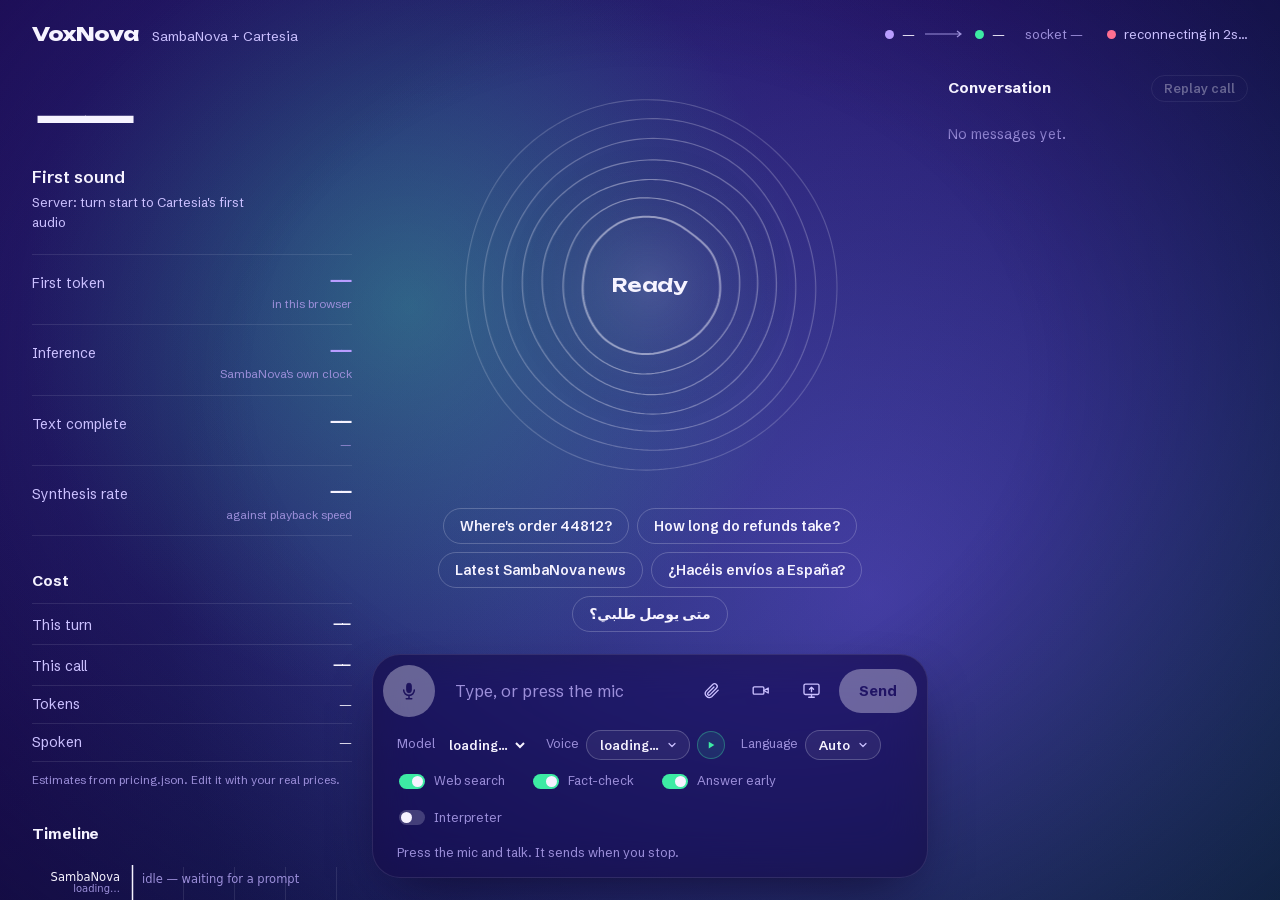
<file: static/index.html>
<!doctype html>
<html lang="en">
<head>
<meta charset="utf-8">
<meta name="viewport" content="width=device-width, initial-scale=1">
<title>VoxNova</title>
<meta name="theme-color" content="#22105C">
<link rel="stylesheet" href="/static/fonts/fonts.css">
<link rel="stylesheet" href="/static/style.css">
</head>
<body>

<div class="field">

  <div class="share-bar" id="share-bar" hidden>
    <span>The agent can see the window you shared when you ask about it.</span>
    <button type="button" id="share-stop">Stop sharing</button>
  </div>

  <header class="topbar">
    <div class="brand">
      <span class="wordmark">VoxNova</span>
      <span class="byline">SambaNova + Cartesia</span>
    </div>

    <div class="stackinfo" title="Language model, then speech model">
      <span class="node llm-n"><b></b><span id="llm-model">—</span></span>
      <svg class="wire" viewBox="0 0 40 8" width="40" height="8" aria-hidden="true"><path d="M0 4h36m-4-3 4 3-4 3" fill="none" stroke="currentColor" stroke-width="1.2"/></svg>
      <span class="node tts-n"><b></b><span id="tts-model">—</span></span>
      <span class="socket" id="socket-note">socket —</span>
    </div>

    <div class="status">
      <span class="dot" id="conn-dot"></span>
      <span id="conn-text">connecting…</span>
    </div>
  </header>

  <!-- ===================================================== left: readout -->
  <aside class="hud">
    <section class="readout" id="readout">
      <div class="cell hero">
        <span class="v v-tts" id="m-audio">—</span>
        <span class="k">First sound</span>
        <span class="n" id="m-audio-note">Server: turn start to Cartesia's first audio</span>
      </div>
      <dl class="rows">
        <div class="cell">
          <dt class="k">First token</dt>
          <dd><span class="v v-llm" id="m-token">—</span><span class="n">in this browser</span></dd>
        </div>
        <div class="cell">
          <dt class="k">Inference</dt>
          <dd><span class="v v-llm" id="m-infer">—</span><span class="n" id="m-overhead">SambaNova's own clock</span></dd>
        </div>
        <div class="cell">
          <dt class="k">Text complete</dt>
          <dd><span class="v" id="m-text">—</span><span class="n" id="m-chars">—</span></dd>
        </div>
        <div class="cell">
          <dt class="k">Synthesis rate</dt>
          <dd><span class="v" id="m-rate">—</span><span class="n">against playback speed</span></dd>
        </div>
      </dl>
    </section>

    <section class="panel cost" id="cost-panel">
      <h2>Cost</h2>
      <dl class="cost-rows">
        <div><dt>This turn</dt><dd id="cost-turn">—</dd></div>
        <div><dt>This call</dt><dd id="cost-call">—</dd></div>
        <div><dt>Tokens</dt><dd id="cost-tokens">—</dd></div>
        <div><dt>Spoken</dt><dd id="cost-chars">—</dd></div>
      </dl>
      <p class="cost-human" id="cost-human" hidden></p>
      <p class="cost-note">Estimates from pricing.json. Edit it with your real prices.</p>
    </section>

    <section class="panel caller" id="caller-panel" hidden>
      <h2 id="caller-title">Caller</h2>
      <p class="caller-status" id="caller-status"></p>
      <ol class="caller-calls" id="caller-calls"></ol>

      <div class="codebox" id="codebox" hidden>
        <label for="code-input">Enter the 6-digit code</label>
        <div class="coderow">
          <input id="code-input" inputmode="numeric" autocomplete="one-time-code"
                 maxlength="7" placeholder="000000" aria-label="Verification code">
          <button type="button" id="code-send">Check</button>
        </div>
        <p class="codenote" id="code-note"></p>
      </div>

      <!-- A name or email that would not come through by voice, typed:
           any script, kept exactly. dir=auto lays Arabic out right to left. -->
      <div class="codebox" id="idbox" hidden>
        <label for="id-input" id="id-label">Type your name</label>
        <div class="coderow">
          <input id="id-input" dir="auto" autocomplete="off" autocapitalize="off"
                 spellcheck="false" maxlength="120" aria-labelledby="id-label">
          <button type="button" id="id-send">Save</button>
        </div>
        <p class="codenote" id="id-note"></p>
      </div>

      <div class="demoinbox" id="demo-inbox" hidden>
        <p class="demoinbox-label">Demo mode: code shown on screen.
          In production it's emailed.</p>
        <p class="demoinbox-code" id="demo-code"></p>
      </div>

      <button type="button" class="ghost" id="memory-reset">Reset memory</button>
    </section>

    <section class="panel pipeline">
      <h2>Timeline</h2>
      <div class="scroller">
        <canvas id="timeline" width="1760" height="300" aria-label="Live latency timeline"></canvas>
      </div>
      <div class="legend">
        <span><i class="sw sw-llm-soft"></i>Waiting</span>
        <span><i class="sw sw-llm"></i>SambaNova writing</span>
        <span><i class="sw sw-tts"></i>Cartesia speaking</span>
        <span><i class="sw sw-play"></i>Playing</span>
        <span><i class="sw sw-think"></i>Reasoning</span>
      </div>
    </section>

    <section class="panel" id="requests-panel" hidden>
      <h2>Requests</h2>
      <div class="cards" id="cards"></div>
    </section>

    <section class="panel" id="wrapup-panel" hidden>
      <h2>Call summary</h2>
      <div class="wrapup" id="wrapup"></div>
      <p class="wrapup-meta" id="wrapup-meta"></p>
    </section>

    <footer>
      Timings exclude the Cartesia handshake, which happens once when the page loads.
    </footer>
  </aside>

  <!-- ===================================================== centre: the voice -->
  <main class="stage">

    <div class="orbwrap" id="orbwrap">
      <canvas id="orb" aria-hidden="true"></canvas>
      <p class="orb-state" id="orb-state">Ready</p>
    </div>

    <div class="intro" id="intro">
      <div class="starters">
        <button type="button" data-prompt="Where's my order? The number is 44812.">Where's order 44812?</button>
        <button type="button" data-prompt="How long does a refund take once you've received the return?">How long do refunds take?</button>
        <button type="button" data-prompt="What's the latest news about SambaNova?">Latest SambaNova news</button>
        <button type="button" data-prompt="¿Hacéis envíos a España?" lang="es">¿Hacéis envíos a España?</button>
        <button type="button" data-prompt="متى يوصل طلبي رقم 44901؟" lang="ar" dir="rtl">متى يوصل طلبي؟</button>
      </div>
    </div>

    <div class="livecap" id="live" hidden>
      <p class="live-you" id="live-you" dir="auto"></p>
      <p class="live-them" id="live-them" dir="auto"></p>
    </div>

    <div class="visuals" id="visuals" aria-live="polite"></div>

    <div class="call" id="call" hidden>
      <video id="callview" playsinline muted autoplay></video>
      <p class="nocam" id="nocam" hidden>Camera off, voice only</p>

      <div class="call-top">
        <span class="pill" id="call-state"><i></i><span id="call-state-text">connecting</span></span>
        <span class="pill quiet" id="call-clock">00:00</span>
      </div>

      <div class="captions" id="captions">
        <p class="cap-you" id="cap-you"></p>
        <p class="cap-them" id="cap-them"></p>
      </div>

      <div class="call-controls">
        <button id="call-mic" class="round" type="button" title="Mute" aria-label="Mute">
          <svg viewBox="0 0 24 24" width="21" height="21" aria-hidden="true" fill="currentColor">
            <path d="M12 3.5a2.6 2.6 0 0 1 2.6 2.6v5.2a2.6 2.6 0 0 1-5.2 0V6.1A2.6 2.6 0 0 1 12 3.5Z"/>
            <path d="M6.2 11a5.8 5.8 0 0 0 11.6 0M12 16.8V20.5M9 20.5h6" fill="none" stroke="currentColor" stroke-width="1.7" stroke-linecap="round"/>
          </svg>
        </button>
        <button id="call-cam" class="round" type="button" title="Camera off" aria-label="Camera off">
          <svg viewBox="0 0 24 24" width="21" height="21" aria-hidden="true" fill="none" stroke="currentColor" stroke-width="1.7" stroke-linecap="round" stroke-linejoin="round">
            <path d="M3 7.5h10.5a1.5 1.5 0 0 1 1.5 1.5v6a1.5 1.5 0 0 1-1.5 1.5H3A1.5 1.5 0 0 1 1.5 15V9A1.5 1.5 0 0 1 3 7.5Z"/>
            <path d="m15 12 5.5-3.2v6.4L15 12Z"/>
          </svg>
        </button>
        <button id="call-upload" class="round" type="button" title="Upload a photo, video or file" aria-label="Upload a photo, video or file">
          <svg viewBox="0 0 24 24" width="21" height="21" aria-hidden="true" fill="none" stroke="currentColor" stroke-width="1.8" stroke-linecap="round" stroke-linejoin="round">
            <path d="M12 16.5V4.5M12 4.5 7.5 9M12 4.5 16.5 9"/>
            <path d="M4 15v3.5A1.5 1.5 0 0 0 5.5 20h13a1.5 1.5 0 0 0 1.5-1.5V15"/>
          </svg>
        </button>
        <button id="call-share" class="round" type="button" title="Share a window" aria-label="Share a window">
          <svg viewBox="0 0 24 24" width="21" height="21" aria-hidden="true" fill="none" stroke="currentColor" stroke-width="1.7" stroke-linecap="round" stroke-linejoin="round">
            <rect x="2.5" y="4" width="19" height="13" rx="1.8"/><path d="M8.5 20.5h7M12 17v3.5M12 13.5V8m-2.6 2.4L12 7.8l2.6 2.6"/>
          </svg>
        </button>
        <button id="end-call" class="round end" type="button" title="End call" aria-label="End call">
          <svg viewBox="0 0 24 24" width="21" height="21" aria-hidden="true" fill="currentColor">
            <path d="M12 9.5c-2.2 0-4.3.4-6.2 1.1v3c0 .5-.3.9-.7 1.1l-2.2.8a1 1 0 0 1-1.3-.6l-.9-2.6a1 1 0 0 1 .3-1.1C3.9 8.9 7.8 7.5 12 7.5s8.1 1.4 11 3.7a1 1 0 0 1 .3 1.1l-.9 2.6a1 1 0 0 1-1.3.6l-2.2-.8a1.2 1.2 0 0 1-.7-1.1v-3A18 18 0 0 0 12 9.5Z"/>
          </svg>
        </button>
      </div>

      <p class="call-trouble" id="call-trouble" hidden></p>
    </div>

    <section class="chooser" id="chooser" hidden>
      <p class="ch-ask" id="ch-ask"></p>
      <div class="ch-buttons" id="ch-buttons"></div>
    </section>

    <section class="dock">
      <div class="stage-tray" id="stage" hidden>
        <video id="selfview" playsinline muted hidden></video>
        <div class="shots" id="shots"></div>
        <div class="stage-actions">
          <button id="grab" class="ghost" type="button" hidden>Capture frame</button>
          <select id="cam-pick" class="cam-pick" aria-label="Which camera" hidden></select>
          <button id="clear-shots" class="ghost" type="button">Clear</button>
          <span class="stage-note" id="stage-note"></span>
        </div>
      </div>

      <div class="askrow">
        <button id="mic" class="mic" type="button" aria-label="Hands-free microphone">
          <svg viewBox="0 0 24 24" aria-hidden="true" width="22" height="22">
            <path d="M12 3.5a2.6 2.6 0 0 1 2.6 2.6v5.2a2.6 2.6 0 0 1-5.2 0V6.1A2.6 2.6 0 0 1 12 3.5Z"/>
            <path d="M6.2 11a5.8 5.8 0 0 0 11.6 0M12 16.8V20.5M9 20.5h6" fill="none" stroke-width="1.7" stroke-linecap="round"/>
          </svg>
          <span class="miclevel" id="miclevel"></span>
        </button>
        <input id="prompt" type="text" dir="auto" autocomplete="off" spellcheck="false"
               placeholder="Type, or press the mic">
        <button id="attach" class="icon-btn" type="button" title="Attach a photo or video" aria-label="Attach a photo or video">
          <svg viewBox="0 0 24 24" width="19" height="19" aria-hidden="true" fill="none" stroke="currentColor" stroke-width="1.7" stroke-linecap="round" stroke-linejoin="round">
            <path d="m20.5 11.5-8.3 8.3a5 5 0 0 1-7-7l8.3-8.3a3.3 3.3 0 0 1 4.7 4.7l-8.3 8.3a1.7 1.7 0 0 1-2.4-2.4l7.6-7.6"/>
          </svg>
        </button>
        <button id="camera" class="icon-btn" type="button" title="Start a video call" aria-label="Start a video call">
          <svg viewBox="0 0 24 24" width="19" height="19" aria-hidden="true" fill="none" stroke="currentColor" stroke-width="1.7" stroke-linecap="round" stroke-linejoin="round">
            <path d="M3 7.5h10.5a1.5 1.5 0 0 1 1.5 1.5v6a1.5 1.5 0 0 1-1.5 1.5H3A1.5 1.5 0 0 1 1.5 15V9A1.5 1.5 0 0 1 3 7.5Z"/>
            <path d="m15 12 5.5-3.2v6.4L15 12Z"/>
          </svg>
        </button>
        <button id="share" class="icon-btn" type="button" title="Share a window with the agent" aria-label="Share a window with the agent">
          <svg viewBox="0 0 24 24" width="19" height="19" aria-hidden="true" fill="none" stroke="currentColor" stroke-width="1.7" stroke-linecap="round" stroke-linejoin="round">
            <rect x="2.5" y="4" width="19" height="13" rx="1.8"/><path d="M8.5 20.5h7M12 17v3.5M12 13.5V8m-2.6 2.4L12 7.8l2.6 2.6"/>
          </svg>
        </button>
        <button id="stop" class="stop" type="button" hidden>Stop</button>
        <button id="send" class="send" type="button">Send</button>
      </div>
      <input type="file" id="file" accept="image/*,video/*" multiple hidden>

      <div class="pickers">
        <label class="picker">
          <span class="pk-label">Model</span>
          <select id="pick-model"><option>loading…</option></select>
        </label>
        <!-- Voice and Language: the select stays as the value everything else
             reads; app.js draws the pill and panel over it (fancySelect). -->
        <div class="picker fancy">
          <span class="pk-label" id="pk-voice">Voice</span>
          <select id="pick-voice" class="fancy-native" tabindex="-1" aria-hidden="true"><option>loading…</option></select>
        </div>
        <div class="picker fancy">
          <span class="pk-label" id="pk-lang">Language</span>
          <select id="pick-lang" class="fancy-native" tabindex="-1" aria-hidden="true">
            <option value="auto" data-hint="follows the caller">Auto</option>
            <option value="en" lang="en">English</option>
            <option value="ar" lang="ar" dir="rtl" data-hint="Arabic">العربية</option>
            <option value="es" lang="es" data-hint="Spanish">Español</option>
            <option value="fr" lang="fr" data-hint="French">Français</option>
            <option value="de" lang="de" data-hint="German">Deutsch</option>
            <option value="it" lang="it" data-hint="Italian">Italiano</option>
            <option value="pt" lang="pt" data-hint="Portuguese">Português</option>
            <option value="nl" lang="nl" data-hint="Dutch">Nederlands</option>
          </select>
        </div>
        <label class="picker toggle">
          <input type="checkbox" id="pick-search" checked>
          <span class="switch" aria-hidden="true"></span>
          <span class="pk-label">Web search</span>
        </label>
        <label class="picker toggle" title="Check facts against the records before they are spoken">
          <input type="checkbox" id="pick-check" checked>
          <span class="switch" aria-hidden="true"></span>
          <span class="pk-label">Fact-check</span>
        </label>
        <label class="picker toggle" title="Start answering while you are still talking or typing">
          <input type="checkbox" id="pick-early" checked>
          <span class="switch" aria-hidden="true"></span>
          <span class="pk-label">Answer early</span>
        </label>
        <label class="picker toggle" title="Translate between two people instead of answering">
          <input type="checkbox" id="pick-interp">
          <span class="switch" aria-hidden="true"></span>
          <span class="pk-label">Interpreter</span>
        </label>
        <button type="button" class="ghost swap" id="interp-swap" hidden>Next speaker: English</button>
      </div>
      <p class="hint" id="hint">Press the mic and talk. It sends when you stop.</p>
    </section>
  </main>

  <!-- ===================================================== right: transcript -->
  <aside class="transcript">
    <div class="talk-head">
      <h2>Conversation</h2>
      <button type="button" class="ghost" id="replay-call" disabled>Replay call</button>
    </div>
    <div id="log" class="log">
      <p class="empty">No messages yet.</p>
    </div>
  </aside>

</div>

<script src="/static/field.js"></script>
<script src="/static/app.js"></script>
</body>
</html>
</file>
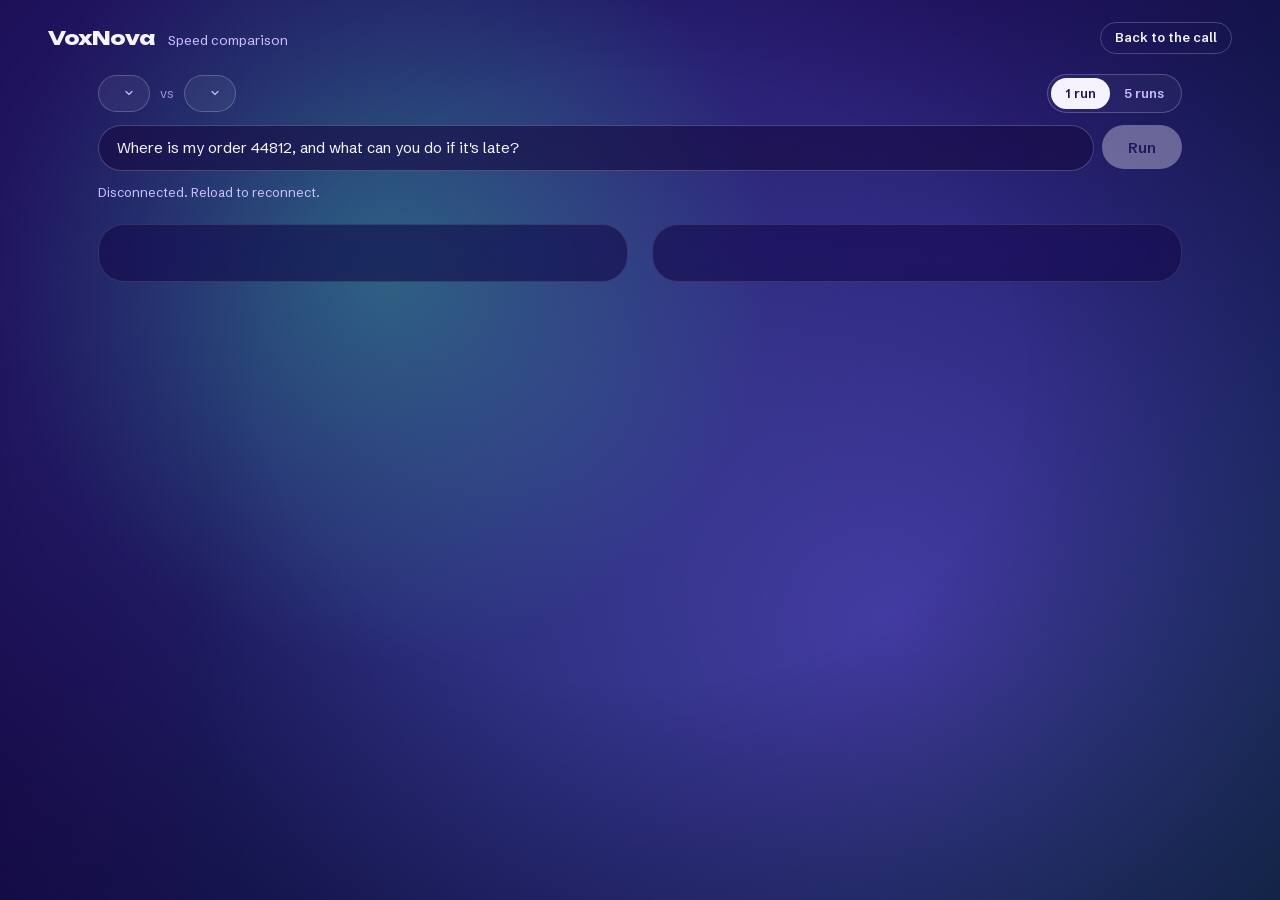
<file: static/compare.html>
<!doctype html>
<html lang="en">
<head>
<meta charset="utf-8">
<meta name="viewport" content="width=device-width, initial-scale=1">
<title>VoxNova · Speed comparison</title>
<meta name="theme-color" content="#22105C">
<link rel="stylesheet" href="/static/fonts/fonts.css">
<link rel="stylesheet" href="/static/style.css">
<link rel="stylesheet" href="/static/compare.css">
</head>
<body class="compare">

<header class="cmp-top">
  <div class="brand">
    <span class="wordmark">VoxNova</span>
    <span class="byline">Speed comparison</span>
  </div>
  <a class="ghost cmp-back" href="/">Back to the call</a>
</header>

<main class="cmp">
  <form class="cmp-ask" id="ask" autocomplete="off">
    <div class="cmp-pick">
      <label class="cmp-sel"><span class="sr">Left provider</span><select id="side-a"></select></label>
      <span class="cmp-vs">vs</span>
      <label class="cmp-sel"><span class="sr">Right provider</span><select id="side-b"></select></label>
      <div class="cmp-runs" role="radiogroup" aria-label="How many runs">
        <label><input type="radio" name="runs" value="1" checked><span>1 run</span></label>
        <label><input type="radio" name="runs" value="5"><span>5 runs</span></label>
      </div>
    </div>
    <!-- Shown when either side is "Your own provider". The key is sent once,
         for the run, and the server keeps it only in that run's memory. -->
    <fieldset class="cmp-own" id="own" hidden>
      <legend>Your own provider</legend>
      <div class="cmp-own-row">
        <label>Base URL
          <input id="own-url" type="url" inputmode="url" placeholder="https://api.example.com/v1"
                 autocomplete="off" autocapitalize="off" spellcheck="false" maxlength="300">
        </label>
        <label>API key
          <input id="own-key" type="password" autocomplete="off" autocapitalize="off"
                 spellcheck="false" maxlength="400">
        </label>
        <label>Model name
          <input id="own-model" placeholder="the model's id at your provider"
                 autocomplete="off" autocapitalize="off" spellcheck="false" maxlength="200">
        </label>
      </div>
      <p class="cmp-own-note">Any OpenAI-compatible provider, over https. Your key is used for this
        comparison only: kept in memory while it runs, then thrown away, never logged or stored.
        We can't verify how your provider is set up (serverless or dedicated, what hardware), so its
        results are labelled <strong>serverless/unknown</strong>.</p>
    </fieldset>
    <div class="cmp-askrow">
      <input id="question" maxlength="600" placeholder="Ask both the same question"
             value="Where is my order 44812, and what can you do if it's late?" aria-label="Question">
      <button type="submit" class="send" id="go">Run</button>
    </div>
    <p class="cmp-note" id="note"></p>
  </form>

  <h1 class="cmp-question" id="shown-question" hidden></h1>
  <p class="cmp-round" id="round" hidden></p>

  <section class="cmp-panels" id="panels">
    <article class="cmp-panel" data-slot="a"></article>
    <article class="cmp-panel" data-slot="b"></article>
  </section>

  <section class="cmp-bars" id="bars" hidden aria-label="Comparison">
    <p class="cmp-bars-note" id="bars-note"></p>
  </section>
</main>

<template id="panel">
  <header class="cmp-head">
    <h2 class="cmp-name"></h2>
    <span class="cmp-tag"></span>
    <span class="cmp-badge" hidden></span>
  </header>
  <p class="cmp-model"></p>
  <p class="cmp-caveat" hidden></p>
  <div class="cmp-heads">
    <div class="cmp-head-num">
      <span class="cmp-big" data-v="ttft">0.00</span><span class="cmp-unit">s</span>
      <span class="cmp-big-label">First token</span>
    </div>
    <div class="cmp-head-num">
      <span class="cmp-big" data-v="tps">—</span><span class="cmp-unit">tok/s</span>
      <span class="cmp-big-label">Tokens per second</span>
    </div>
  </div>
  <span class="cmp-sub" data-v="sub"></span>
  <dl class="cmp-stats">
    <div><dt>Full reply</dt><dd><span data-v="total">—</span></dd></div>
    <div><dt>Per 100 tokens</dt><dd><span data-v="per100">—</span></dd></div>
  </dl>
  <div class="cmp-error" hidden></div>
  <div class="cmp-reply" aria-live="polite"></div>
</template>

<script src="/static/compare.js"></script>
</body>
</html>
</file>
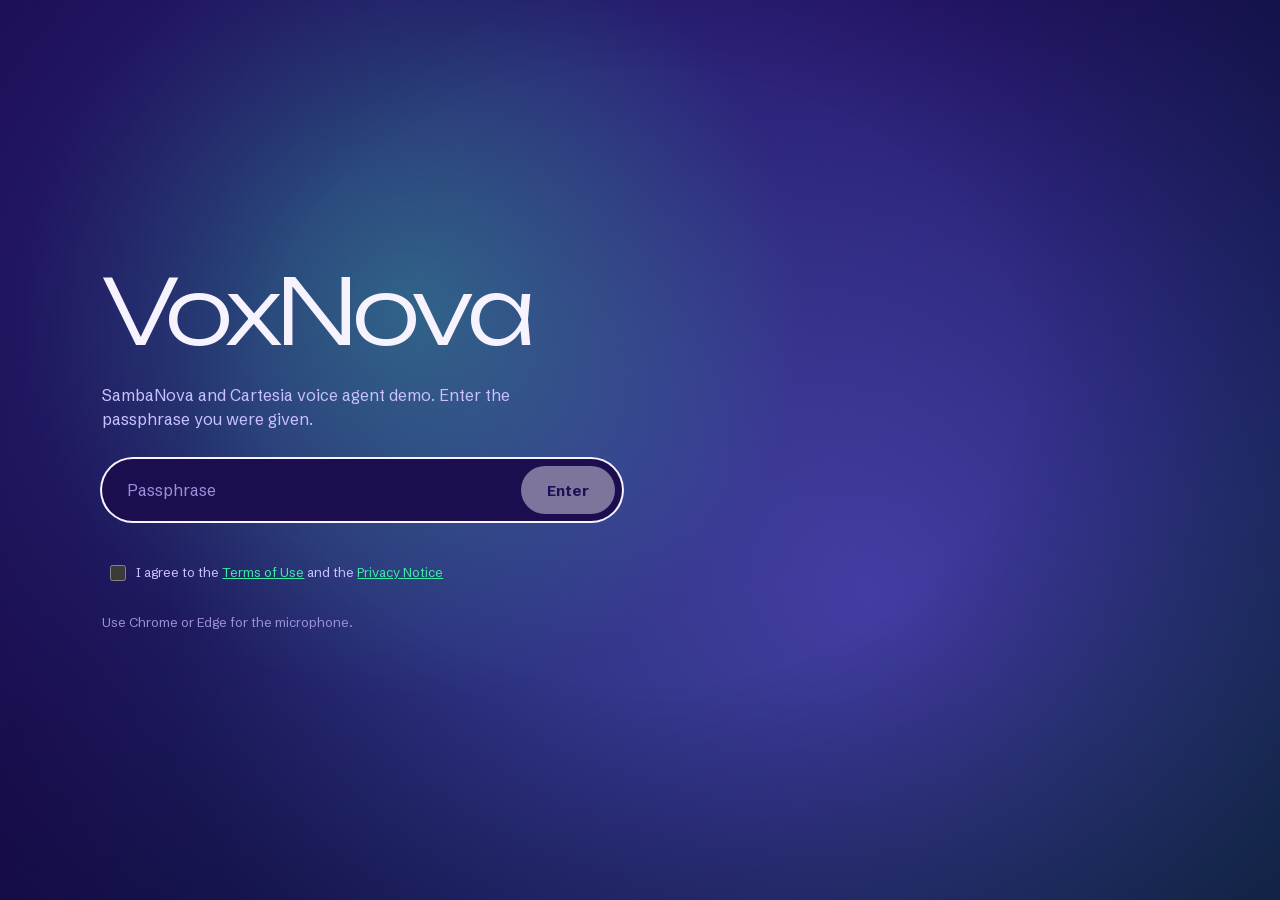
<file: static/login.html>
<!doctype html>
<html lang="en">
<head>
<meta charset="utf-8">
<meta name="viewport" content="width=device-width, initial-scale=1">
<title>VoxNova</title>
<meta name="theme-color" content="#22105C">
<link rel="stylesheet" href="/static/fonts/fonts.css">
<link rel="stylesheet" href="/static/style.css">
<style>
  body { overflow: auto; }
  .gate {
    position: relative; z-index: 1;
    min-height: 100vh;
    display: flex; flex-direction: column; justify-content: center;
    gap: 28px;
    padding: 48px clamp(20px, 8vw, 120px);
    max-width: 1100px;
  }
  .gate .wordmark { font-size: 17px; }
  .gate h1 {
    margin: 0;
    font-family: var(--display);
    font-weight: 300;
    font-size: clamp(40px, 7vw, 96px);
    line-height: .98;
    letter-spacing: -0.055em;
    max-width: none;
  }
  .gate p { margin: 0; font-size: 16px; color: var(--muted); max-width: 46ch; }
  .gate form {
    display: flex; gap: 6px; align-items: center;
    width: min(520px, 100%);
    padding: 7px;
    background: var(--deep);
    border-radius: 999px;
  }
  .gate input {
    flex: 1; min-width: 0; height: 48px; padding: 0 18px;
    font-family: var(--sans); font-size: 16px;
    color: var(--paper); background: transparent; border: none;
  }
  .gate input::placeholder { color: var(--faint); }
  .gate input:focus { outline: none; }
  .gate form:focus-within { box-shadow: 0 0 0 2px var(--paper); }
  .gate button {
    height: 48px; padding: 0 26px;
    font-family: var(--sans); font-size: 15px; font-weight: 700;
    color: var(--ground); background: var(--paper);
    border: none; border-radius: 999px; cursor: pointer;
  }
  .gate button:hover { background: #fff; }
  .bad { font-size: 14px; font-weight: 600; color: var(--bad) !important; }
  .fine { font-size: 13px !important; color: var(--faint) !important; }
  .agree {
    display: flex; gap: 10px; align-items: flex-start;
    width: min(520px, 100%);
    margin: 14px 0 2px; padding: 0 8px; text-align: left;
    font-size: 13px; line-height: 1.5; color: var(--muted);
    cursor: pointer;
  }
  .agree input { width: 16px; height: 16px; margin: 2px 0 0; flex: none; cursor: pointer; }
  .agree a { color: var(--tts); }
  button:disabled { opacity: .45; cursor: not-allowed; }
</style>
</head>
<body>

<div class="gate">
  <h1>VoxNova</h1>
  <!-- passphrase: cut by the server when Auth0 signs people in -->
  <p>SambaNova and Cartesia voice agent demo. Enter the passphrase you were given.</p>
  <!-- /passphrase -->

  <form method="post" action="/login" id="gatehere">
    <!-- passphrase -->
    <input type="password" name="passphrase" placeholder="Passphrase" aria-label="Passphrase"
           autocomplete="current-password" autofocus required>
    <!-- /passphrase -->
    <button type="submit" id="enter" disabled>Enter</button>
  </form>

  <label class="agree" for="consent">
    <input type="checkbox" name="consent" value="yes" id="consent" form="gatehere" required>
    <span>I agree to the <a href="/terms" target="_blank" rel="noopener">Terms of Use</a>
      and the <a href="/privacy" target="_blank" rel="noopener">Privacy Notice</a></span>
  </label>

  <p class="bad" id="bad" hidden>Wrong passphrase.</p>
  <p class="bad" id="noconsent" hidden>Please agree to the Terms and Privacy Notice.</p>
  <p class="bad" id="changed" hidden>The terms have changed since you last agreed.
    Please read them and agree again.</p>
  <p class="fine">Use Chrome or Edge for the microphone.</p>
</div>

<script src="/static/field.js"></script>
<script>
  const why = new URLSearchParams(location.search);
  if (why.has('bad')) document.getElementById('bad').hidden = false;
  if (why.has('noconsent')) document.getElementById('noconsent').hidden = false;
  if (why.has('changed')) document.getElementById('changed').hidden = false;

  // The button follows the box. The server checks as well — this only
  // saves someone the round trip.
  const consent = document.getElementById('consent');
  const enter = document.getElementById('enter');
  const sync = () => { enter.disabled = !consent.checked; };
  consent.addEventListener('change', sync);
  sync();
</script>
</body>
</html>
</file>
<file: static/fonts/fonts.css>
/* The two typefaces, served from here rather than from Google.
 *
 * They used to come from fonts.googleapis.com, which meant every page
 * load told Google who was looking — an IP address and a user agent, on
 * a page nobody had agreed to anything on yet. Both are under the SIL
 * Open Font License, which allows bundling and redistribution; the
 * licence is in static/fonts/OFL.txt.
 *
 * Subset by unicode-range as Google serves them, so a browser fetches
 * only what the page needs. Unbounded's latin-ext is not here: 114KB a
 * weight for characters none of the eight languages uses.
 */

@font-face {
  font-family: 'Schibsted Grotesk';
  font-style: normal;
  font-weight: 400;
  font-display: swap;
  src: url('/static/fonts/schibsted-grotesk-400-latin-ext.woff2') format('woff2');
  unicode-range: U+0100-02BA, U+02BD-02C5, U+02C7-02CC, U+02CE-02D7, U+02DD-02FF, U+0304, U+0308, U+0329, U+1D00-1DBF, U+1E00-1E9F, U+1EF2-1EFF, U+2020, U+20A0-20AB, U+20AD-20C4, U+2113, U+2C60-2C7F, U+A720-A7FF;
}

@font-face {
  font-family: 'Schibsted Grotesk';
  font-style: normal;
  font-weight: 400;
  font-display: swap;
  src: url('/static/fonts/schibsted-grotesk-400-latin.woff2') format('woff2');
  unicode-range: U+0000-00FF, U+0131, U+0152-0153, U+02BB-02BC, U+02C6, U+02DA, U+02DC, U+0304, U+0308, U+0329, U+2000-206F, U+20AC, U+2122, U+2191, U+2193, U+2212, U+2215, U+FEFF, U+FFFD;
}

@font-face {
  font-family: 'Schibsted Grotesk';
  font-style: normal;
  font-weight: 500;
  font-display: swap;
  src: url('/static/fonts/schibsted-grotesk-500-latin-ext.woff2') format('woff2');
  unicode-range: U+0100-02BA, U+02BD-02C5, U+02C7-02CC, U+02CE-02D7, U+02DD-02FF, U+0304, U+0308, U+0329, U+1D00-1DBF, U+1E00-1E9F, U+1EF2-1EFF, U+2020, U+20A0-20AB, U+20AD-20C4, U+2113, U+2C60-2C7F, U+A720-A7FF;
}

@font-face {
  font-family: 'Schibsted Grotesk';
  font-style: normal;
  font-weight: 500;
  font-display: swap;
  src: url('/static/fonts/schibsted-grotesk-500-latin.woff2') format('woff2');
  unicode-range: U+0000-00FF, U+0131, U+0152-0153, U+02BB-02BC, U+02C6, U+02DA, U+02DC, U+0304, U+0308, U+0329, U+2000-206F, U+20AC, U+2122, U+2191, U+2193, U+2212, U+2215, U+FEFF, U+FFFD;
}

@font-face {
  font-family: 'Schibsted Grotesk';
  font-style: normal;
  font-weight: 600;
  font-display: swap;
  src: url('/static/fonts/schibsted-grotesk-600-latin-ext.woff2') format('woff2');
  unicode-range: U+0100-02BA, U+02BD-02C5, U+02C7-02CC, U+02CE-02D7, U+02DD-02FF, U+0304, U+0308, U+0329, U+1D00-1DBF, U+1E00-1E9F, U+1EF2-1EFF, U+2020, U+20A0-20AB, U+20AD-20C4, U+2113, U+2C60-2C7F, U+A720-A7FF;
}

@font-face {
  font-family: 'Schibsted Grotesk';
  font-style: normal;
  font-weight: 600;
  font-display: swap;
  src: url('/static/fonts/schibsted-grotesk-600-latin.woff2') format('woff2');
  unicode-range: U+0000-00FF, U+0131, U+0152-0153, U+02BB-02BC, U+02C6, U+02DA, U+02DC, U+0304, U+0308, U+0329, U+2000-206F, U+20AC, U+2122, U+2191, U+2193, U+2212, U+2215, U+FEFF, U+FFFD;
}

@font-face {
  font-family: 'Schibsted Grotesk';
  font-style: normal;
  font-weight: 700;
  font-display: swap;
  src: url('/static/fonts/schibsted-grotesk-700-latin-ext.woff2') format('woff2');
  unicode-range: U+0100-02BA, U+02BD-02C5, U+02C7-02CC, U+02CE-02D7, U+02DD-02FF, U+0304, U+0308, U+0329, U+1D00-1DBF, U+1E00-1E9F, U+1EF2-1EFF, U+2020, U+20A0-20AB, U+20AD-20C4, U+2113, U+2C60-2C7F, U+A720-A7FF;
}

@font-face {
  font-family: 'Schibsted Grotesk';
  font-style: normal;
  font-weight: 700;
  font-display: swap;
  src: url('/static/fonts/schibsted-grotesk-700-latin.woff2') format('woff2');
  unicode-range: U+0000-00FF, U+0131, U+0152-0153, U+02BB-02BC, U+02C6, U+02DA, U+02DC, U+0304, U+0308, U+0329, U+2000-206F, U+20AC, U+2122, U+2191, U+2193, U+2212, U+2215, U+FEFF, U+FFFD;
}

@font-face {
  font-family: 'Unbounded';
  font-style: normal;
  font-weight: 300;
  font-display: swap;
  src: url('/static/fonts/unbounded-300-latin.woff2') format('woff2');
  unicode-range: U+0000-00FF, U+0131, U+0152-0153, U+02BB-02BC, U+02C6, U+02DA, U+02DC, U+0304, U+0308, U+0329, U+2000-206F, U+20AC, U+2122, U+2191, U+2193, U+2212, U+2215, U+FEFF, U+FFFD;
}

@font-face {
  font-family: 'Unbounded';
  font-style: normal;
  font-weight: 400;
  font-display: swap;
  src: url('/static/fonts/unbounded-400-latin.woff2') format('woff2');
  unicode-range: U+0000-00FF, U+0131, U+0152-0153, U+02BB-02BC, U+02C6, U+02DA, U+02DC, U+0304, U+0308, U+0329, U+2000-206F, U+20AC, U+2122, U+2191, U+2193, U+2212, U+2215, U+FEFF, U+FFFD;
}

@font-face {
  font-family: 'Unbounded';
  font-style: normal;
  font-weight: 600;
  font-display: swap;
  src: url('/static/fonts/unbounded-600-latin.woff2') format('woff2');
  unicode-range: U+0000-00FF, U+0131, U+0152-0153, U+02BB-02BC, U+02C6, U+02DA, U+02DC, U+0304, U+0308, U+0329, U+2000-206F, U+20AC, U+2122, U+2191, U+2193, U+2212, U+2215, U+FEFF, U+FFFD;
}

@font-face {
  font-family: 'Unbounded';
  font-style: normal;
  font-weight: 800;
  font-display: swap;
  src: url('/static/fonts/unbounded-800-latin.woff2') format('woff2');
  unicode-range: U+0000-00FF, U+0131, U+0152-0153, U+02BB-02BC, U+02C6, U+02DA, U+02DC, U+0304, U+0308, U+0329, U+2000-206F, U+20AC, U+2122, U+2191, U+2193, U+2212, U+2215, U+FEFF, U+FFFD;
}
</file>
<file: static/style.css>
/* VoxNova: SambaNova purple, Cartesia green.

   A deep purple field that turns toward green across the page, with a soft
   green light that drifts after the pointer (static/field.js eases it, so it
   follows rather than tracks). SambaNova's lane and "thinking" are purple,
   Cartesia's voice is green, and coral is kept for the few things that must
   interrupt: stop, end call, held back.

   app.js paints the timeline and the rings from these tokens, so the names
   are load-bearing: --ink --muted --faint --line --hairline --ground --paper
   --deep --llm --llm-soft --tts --tts-soft --play --think. */

:root {
  --ground:   #22105C;   /* deep SambaNova purple; also dark text on light buttons */
  --deep:     #1C0E4E;
  --deeper:   #120838;
  --glass:    rgba(22, 10, 66, .62);
  --paper:    #F6F3FF;
  --ink:      #F6F3FF;
  --muted:    #CBC0FF;
  --faint:    #9C8FDA;
  --line:     rgba(246, 243, 255, .22);
  --hairline: rgba(246, 243, 255, .10);

  --llm:      #B99DFF;   /* SambaNova */
  --llm-soft: rgba(185, 157, 255, .34);
  --tts:      #3DEBA4;   /* Cartesia */
  --tts-soft: rgba(61, 235, 164, .26);
  --play:     #C9FFE7;   /* audible */
  --think:    #FFC48A;   /* the reasoning model, working alongside */
  --alert:    #FF6F91;   /* stop, end, held back */
  --bad:      #FFB4C4;

  /* Where the pointer light sits; field.js moves these. */
  --mx: 30vw;
  --my: 30vh;

  --display: "Unbounded", "Schibsted Grotesk", system-ui, sans-serif;
  --sans:    "Schibsted Grotesk", system-ui, -apple-system, "Segoe UI", sans-serif;

  color-scheme: dark;
}

* { box-sizing: border-box; }

/* .panel and .chooser set display:flex, and an author rule beats the browser's
   own [hidden] { display: none } — so hiding them needs to win explicitly. */
[hidden] { display: none !important; }

html, body { height: 100%; margin: 0; }

body {
  background:
    radial-gradient(560px circle at var(--mx) var(--my), rgba(61, 235, 164, .26), transparent 70%),
    radial-gradient(1000px circle at var(--mx) var(--my), rgba(42, 196, 160, .16), transparent 66%),
    radial-gradient(1100px circle at calc(100vw - var(--mx)) calc(100vh - var(--my)), rgba(132, 84, 255, .42), transparent 64%),
    linear-gradient(140deg, #2B1078 0%, #221266 38%, #15275F 70%, #0B4550 100%);
  background-color: var(--ground);
  color: var(--ink);
  font-family: var(--sans);
  font-size: 15px;
  line-height: 1.5;
  -webkit-font-smoothing: antialiased;
  overflow: hidden;
}

/* Light falls off towards the edges, so the field has depth without a
   gradient wash: the centre is where the voice is. */
body::before {
  content: "";
  position: fixed; inset: 0; pointer-events: none; z-index: 0;
  background: radial-gradient(ellipse 72% 82% at 50% 42%, transparent 42%, rgba(12, 5, 42, .55) 100%);
}

:focus-visible { outline: 2px solid var(--paper); outline-offset: 3px; border-radius: 4px; }
::selection { background: var(--tts); color: var(--deeper); }

/* =============================================================== layout */

.field {
  position: relative; z-index: 1;
  height: 100vh;
  display: grid;
  grid-template-columns: minmax(300px, 360px) minmax(0, 1fr) minmax(280px, 340px);
  grid-template-rows: auto minmax(0, 1fr);
  grid-template-areas:
    "top   top   top"
    "hud   stage talk";
}

.topbar     { grid-area: top; }
.hud        { grid-area: hud; }
.stage      { grid-area: stage; }
.transcript { grid-area: talk; }

/* ============================================================== top bar */

.topbar {
  display: flex; align-items: center; gap: 24px;
  padding: 20px 32px 8px;
}

.brand { display: flex; align-items: baseline; gap: 14px; min-width: 0; }
.wordmark {
  font-family: var(--display);
  font-weight: 800;
  font-size: 19px;
  letter-spacing: -0.02em;
}
.byline { font-size: 13.5px; color: var(--muted); white-space: nowrap; }

.stackinfo {
  margin-left: auto;
  display: flex; align-items: center; gap: 10px;
  font-size: 13px; color: var(--muted);
  min-width: 0;
}
.node { display: inline-flex; align-items: center; gap: 8px; white-space: nowrap; color: var(--ink); }
.node b { width: 9px; height: 9px; border-radius: 50%; flex: none; }
.llm-n b { background: var(--llm); }
.tts-n b { background: var(--tts); }
.wire { color: var(--faint); flex: none; }
.socket { color: var(--faint); padding-left: 10px; white-space: nowrap; }

.status {
  display: flex; align-items: center; gap: 8px;
  font-size: 13px; color: var(--muted); white-space: nowrap;
}
.dot { width: 9px; height: 9px; border-radius: 50%; background: var(--faint); flex: none; }
.dot.live { background: var(--tts); }
.dot.dead { background: var(--bad); }
.dot.warn { background: var(--alert); }

/* ======================================================= left: readout */

.hud {
  min-height: 0; overflow-y: auto;
  padding: 18px 8px 28px 32px;
  display: flex; flex-direction: column; gap: 34px;
  scrollbar-width: none;
}
.hud > * { flex: none; }

.readout { display: flex; flex-direction: column; gap: 22px; }

.cell.hero { display: flex; flex-direction: column; gap: 4px; }
.cell.hero .v {
  font-family: var(--display);
  font-weight: 300;
  font-size: clamp(64px, 7.4vw, 112px);
  line-height: .9;
  letter-spacing: -0.06em;
  font-variant-numeric: tabular-nums;
  color: var(--paper);
}
.cell.hero .v small {
  font-size: .32em; font-weight: 400; letter-spacing: 0; margin-left: .12em; color: var(--muted);
}
.cell.hero .k { font-size: 17px; font-weight: 600; color: var(--paper); }
.cell.hero .n { font-size: 13px; color: var(--muted); max-width: 30ch; }

.rows { margin: 0; display: flex; flex-direction: column; }
.rows .cell {
  display: grid; grid-template-columns: 1fr auto; align-items: baseline; gap: 12px;
  padding: 11px 0;
  border-top: 1px solid var(--hairline);
}
.rows .cell:last-child { border-bottom: 1px solid var(--hairline); }
.rows dt { font-size: 14px; color: var(--muted); }
.rows dd { margin: 0; display: flex; flex-direction: column; align-items: flex-end; text-align: right; }
.rows .v {
  font-family: var(--display); font-weight: 400; font-size: 20px;
  letter-spacing: -0.03em; font-variant-numeric: tabular-nums;
}
.rows .v small { font-size: .62em; color: var(--muted); margin-left: 2px; letter-spacing: 0; }
.rows .n { font-size: 11.5px; color: var(--faint); white-space: nowrap; }
.v-llm { color: var(--llm); }
.v-tts { color: var(--paper); }

.panel { display: flex; flex-direction: column; gap: 12px; }
h2 { margin: 0; font-size: 15px; font-weight: 700; color: var(--paper); letter-spacing: -0.005em; }

.scroller { width: 100%; overflow: hidden; margin-left: -4px; }
canvas { display: block; }

.legend { display: flex; flex-wrap: wrap; gap: 6px 16px; font-size: 12px; color: var(--muted); }
.legend span { display: inline-flex; align-items: center; gap: 7px; }
.sw { width: 14px; height: 6px; border-radius: 3px; display: inline-block; }
.sw-llm { background: var(--llm); }
.sw-llm-soft { background: var(--llm-soft); }
.sw-tts { background: var(--tts); }
.sw-play { background: var(--play); }
.sw-think { background: var(--think); }

/* ---- several requests at once ---- */
.cards { display: flex; flex-direction: column; }
.card {
  display: flex; flex-direction: column; gap: 6px;
  padding: 10px 0 11px;
  border-top: 1px solid var(--hairline);
  cursor: pointer;
}
.card:last-child { border-bottom: 1px solid var(--hairline); }
.card .cq { font-size: 14px; font-weight: 600; white-space: nowrap; overflow: hidden; text-overflow: ellipsis; }
.card.selected .cq { color: var(--llm); }
.card .crow { display: flex; align-items: center; gap: 10px; }
.card .cmeta { margin: 0; font-size: 12px; color: var(--muted); }
.card .cbar { height: 2px; background: var(--hairline); overflow: hidden; }
.card .cbar i { display: block; height: 100%; background: var(--paper); transition: width .3s; }

.chip { font-size: 12px; font-weight: 700; color: var(--muted); }
.chip.thinking { color: var(--llm); }
.chip.queued   { color: var(--paper); }
.chip.ready    { color: var(--paper); }
.chip.playing  { color: var(--tts); }
.chip.played   { color: var(--faint); font-weight: 500; }
.chip.failed   { color: var(--bad); }

/* ---- write-up ---- */
.wrapup { display: flex; flex-direction: column; gap: 10px; }
.wrapup .row { display: grid; grid-template-columns: 84px 1fr; gap: 12px; font-size: 13.5px; }
.wrapup .k { color: var(--faint); text-transform: capitalize; }
.wrapup .v { color: var(--ink); }
.wrapup .v.resolved  { color: var(--tts); font-weight: 700; }
.wrapup .v.escalated { color: var(--bad); font-weight: 700; }
.wrapup .v.pending   { color: var(--llm); font-weight: 700; }
.wrapup-meta { font-size: 12px; color: var(--faint); margin: 0; }

footer { font-size: 12px; color: var(--faint); max-width: 38ch; margin-top: auto; }

/* ======================================================= centre: stage */

.stage {
  position: relative;
  min-height: 0;
  display: flex; flex-direction: column; align-items: center;
  padding: 0 12px 22px;
}

.orbwrap {
  position: relative;
  flex: 1 1 auto; min-height: 220px;
  width: 100%;
  display: grid; place-items: center;
}
#orb { display: block; max-width: 100%; max-height: 100%; }

.orb-state {
  position: absolute; left: 50%; top: 50%;
  transform: translate(-50%, -50%);
  margin: 0;
  font-family: var(--display);
  font-weight: 600;
  font-size: clamp(15px, 1.5vw, 20px);
  letter-spacing: -0.01em;
  color: var(--paper);
  pointer-events: none;
}
.orb-state[data-phase="thinking"] { color: var(--llm); }
.orb-state[data-phase="speaking"] { color: var(--tts); }

.intro, .livecap {
  flex: none;
  width: min(640px, 100%);
  text-align: center;
  margin: -6px 0 22px;
}
.intro-line {
  margin: 0 auto 18px;
  font-family: var(--display);
  font-weight: 400;
  font-size: clamp(18px, 1.7vw, 23px);
  line-height: 1.3;
  letter-spacing: -0.02em;
  max-width: 30ch;
  text-wrap: balance;
}
.starters { display: flex; flex-wrap: wrap; justify-content: center; gap: 8px; }
.starters button {
  font-family: var(--sans); font-size: 14px; font-weight: 600;
  color: var(--paper);
  background: transparent;
  border: 1.5px solid var(--line);
  border-radius: 999px;
  padding: 8px 16px;
  cursor: pointer;
}
.starters button {
  transition: background-color .35s ease, border-color .35s ease, box-shadow .35s ease;
}
.starters button:hover {
  background: rgba(61, 235, 164, .14);
  border-color: var(--tts);
  box-shadow: 0 0 28px -6px rgba(61, 235, 164, .55);
}

.live-you {
  margin: 0 0 10px; font-size: 14px; color: var(--muted);
  white-space: nowrap; overflow: hidden; text-overflow: ellipsis;
}
.live-them {
  margin: 0;
  font-size: clamp(19px, 1.65vw, 24px);
  font-weight: 500;
  line-height: 1.38;
  letter-spacing: -0.012em;
  max-height: calc(1.38em * 4);
  overflow: hidden;
  display: flex; flex-direction: column; justify-content: flex-end;
  -webkit-mask-image: linear-gradient(to bottom, transparent 0, #000 1.4em);
          mask-image: linear-gradient(to bottom, transparent 0, #000 1.4em);
  text-wrap: pretty;
}

/* ---- the "which first?" question ---- */
.chooser {
  flex: none;
  width: min(640px, 100%);
  display: flex; flex-direction: column; align-items: center; gap: 12px;
  margin-bottom: 18px; text-align: center;
}
.ch-ask { margin: 0; font-size: 17px; font-weight: 600; }
.ch-buttons { display: flex; flex-wrap: wrap; justify-content: center; gap: 8px; }
.ch-buttons button {
  display: inline-flex; align-items: center; gap: 10px;
  font-family: var(--sans); font-size: 14px; font-weight: 600;
  color: var(--ground); background: var(--paper);
  border: none; border-radius: 999px;
  padding: 6px 16px 6px 6px; cursor: pointer;
}
.ch-buttons button .num {
  display: grid; place-items: center; width: 24px; height: 24px; border-radius: 50%;
  font-size: 12px; background: var(--ground); color: var(--paper);
}

/* ====================================================== the dock */

.dock {
  flex: none;
  width: min(760px, 100%);
  display: flex; flex-direction: column; gap: 10px;
  padding: 10px;
  background: var(--glass);
  border: 1px solid rgba(246, 243, 255, .10);
  -webkit-backdrop-filter: blur(22px) saturate(140%);
          backdrop-filter: blur(22px) saturate(140%);
  border-radius: 28px;
  box-shadow: 0 24px 60px -24px rgba(12, 5, 40, .9);
}

.askrow { display: flex; align-items: center; gap: 6px; }

.mic {
  position: relative; overflow: hidden;
  width: 52px; height: 52px; flex: none;
  border-radius: 50%;
  display: grid; place-items: center;
  border: none; cursor: pointer;
  background: var(--paper); color: var(--ground);
}
.mic svg { position: relative; z-index: 1; fill: currentColor; stroke: currentColor; }
.mic { transition: box-shadow .35s ease; }
.mic:hover:not(:disabled) { box-shadow: 0 0 30px -4px rgba(61, 235, 164, .7); }
.mic.on { background: var(--alert); color: #fff; }
.mic:disabled { opacity: .35; cursor: not-allowed; }
.miclevel {
  position: absolute; left: 0; right: 0; bottom: 0; height: 0%;
  background: rgba(255, 255, 255, .35);
  transition: height .06s linear;
}

#prompt {
  flex: 1; min-width: 0; height: 52px;
  padding: 0 14px;
  font-family: var(--sans); font-size: 16px;
  color: var(--paper);
  background: transparent;
  border: none;
}
#prompt::placeholder { color: var(--faint); }
#prompt:focus { outline: none; }
#prompt.listening::placeholder { color: var(--tts); }

.icon-btn {
  width: 44px; height: 44px; flex: none;
  display: grid; place-items: center;
  border-radius: 50%; border: none;
  color: var(--muted); background: transparent;
  cursor: pointer;
}
.icon-btn:hover:not(:disabled) { color: var(--paper); background: rgba(185, 157, 255, .16); }
.icon-btn.on { color: var(--tts); background: rgba(61, 235, 164, .14); }
.icon-btn:disabled { opacity: .35; cursor: not-allowed; }

.send, .stop {
  height: 44px; padding: 0 20px; flex: none;
  font-family: var(--sans); font-size: 14.5px; font-weight: 700;
  border-radius: 999px; border: none; cursor: pointer;
}
.send { color: var(--ground); background: var(--paper); }
.send { transition: box-shadow .35s ease; }
.send:hover:not(:disabled) { background: #fff; box-shadow: 0 0 26px -4px rgba(185, 157, 255, .8); }
.send:disabled { opacity: .35; cursor: not-allowed; }
.stop { color: #fff; background: var(--alert); }

.pickers {
  display: flex; flex-wrap: wrap; align-items: center; gap: 4px 6px;
  padding: 2px 6px 0;
}
.picker {
  display: inline-flex; align-items: center; gap: 6px;
  padding: 0 4px 0 8px; min-width: 0;
  border-radius: 999px;
}
.picker:hover, .picker:focus-within { background: rgba(243, 245, 255, .07); }
.pk-label { font-size: 12.5px; color: var(--faint); white-space: nowrap; }
.picker select {
  font-family: var(--sans); font-size: 13px; font-weight: 600;
  color: var(--paper); background: transparent; border: none;
  padding: 7px 4px; max-width: 200px; cursor: pointer;
}
.picker select:focus { outline: none; }
.picker select:disabled { color: var(--faint); cursor: not-allowed; }
.picker select option { background: var(--deep); color: var(--paper); }

/* ---- Voice and Language: a pill that opens a frosted panel (fancySelect in
   app.js). The <select> stays underneath as the value, out of sight. ---- */
.fancy-native {
  position: absolute; width: 1px; height: 1px; padding: 0; border: 0;
  opacity: 0; overflow: hidden; clip-path: inset(50%); pointer-events: none;
}
.picker.fancy { position: relative; padding: 0 2px 0 8px; gap: 7px; }
.picker.fancy:hover, .picker.fancy:focus-within { background: none; }
.fancy-btn {
  display: inline-flex; align-items: center; gap: 7px;
  max-width: 190px; padding: 6px 11px 6px 13px;
  font: 600 13px/1.25 var(--sans); color: var(--paper);
  background: rgba(246, 243, 255, .06);
  border: 1px solid var(--line); border-radius: 999px;
  cursor: pointer; transition: background .15s, border-color .15s;
}
.fancy-btn:hover:not(:disabled) { background: rgba(246, 243, 255, .11); border-color: rgba(246, 243, 255, .36); }
.fancy-btn[aria-expanded="true"] { background: rgba(246, 243, 255, .13); border-color: rgba(246, 243, 255, .42); }
.fancy-btn svg { flex: none; color: var(--muted); transition: transform .18s ease; }
.fancy-btn[aria-expanded="true"] svg { transform: rotate(180deg); }
.fancy-btn:disabled { color: var(--faint); cursor: not-allowed; }
.fancy-current { overflow: hidden; text-overflow: ellipsis; white-space: nowrap; }
.fancy-btn:focus-visible, .fancy-play:focus-visible { outline: 2px solid var(--paper); outline-offset: 2px; }

.fancy-play {
  display: inline-grid; place-items: center; flex: none;
  width: 28px; height: 28px; padding: 0; border-radius: 50%;
  color: var(--tts); background: rgba(61, 235, 164, .10);
  border: 1px solid rgba(61, 235, 164, .34);
  cursor: pointer; transition: background .15s;
}
.fancy-play:hover:not(:disabled) { background: rgba(61, 235, 164, .22); }
.fancy-play:disabled { color: var(--faint); background: transparent; border-color: var(--hairline); cursor: not-allowed; }
.fancy-play .i-stop, .fancy-play.playing .i-play { display: none; }
.fancy-play.playing .i-stop { display: block; }
.fancy-play.playing { background: rgba(61, 235, 164, .24); }
.fancy-play.loading { animation: fancy-wait 1s ease-in-out infinite; }
@keyframes fancy-wait { 50% { opacity: .4; } }

.fancy-panel {
  position: fixed; z-index: 60;
  max-height: min(380px, 62vh); overflow-y: auto; overscroll-behavior: contain;
  padding: 6px;
  color: var(--paper);
  background: rgba(28, 14, 78, .74);
  border: 1px solid rgba(246, 243, 255, .16);
  border-radius: 18px;
  box-shadow: 0 24px 60px -14px rgba(8, 2, 30, .8);
  -webkit-backdrop-filter: blur(22px) saturate(150%);
          backdrop-filter: blur(22px) saturate(150%);
  opacity: 0; transform: translateY(-6px) scale(.985); transform-origin: top center;
  transition: opacity .16s ease, transform .16s ease;
}
.fancy-panel.up { transform: translateY(6px) scale(.985); transform-origin: bottom center; }
.fancy-panel.open { opacity: 1; transform: none; }
.fancy-panel:focus { outline: none; }
.fancy-panel, .fancy-btn { -webkit-user-select: none; user-select: none; }
.fancy-head {
  padding: 10px 12px 4px;
  font-size: 11px; font-weight: 600; letter-spacing: .07em; text-transform: uppercase;
  color: var(--muted);
}
.fancy-opt {
  display: flex; align-items: center; gap: 10px;
  min-height: 44px; padding: 7px 10px 7px 12px;
  border-radius: 12px; cursor: pointer;
}
.fancy-opt.active { background: rgba(246, 243, 255, .09); }
.fancy-opt[aria-selected="true"] { background: rgba(61, 235, 164, .12); }
.fancy-opt[aria-selected="true"].active { background: rgba(61, 235, 164, .18); }
.fancy-panel:focus-visible .fancy-opt.active { box-shadow: inset 0 0 0 1.5px rgba(246, 243, 255, .75); }
.fancy-opt[aria-disabled="true"] { color: var(--faint); cursor: default; }
.fancy-text { display: flex; flex-direction: column; align-items: flex-start; gap: 1px; min-width: 0; flex: 1; }
.fancy-name { font-size: 14px; font-weight: 600; }
.fancy-name:lang(ar) { font-size: 15px; }
.fancy-hint { font-size: 12px; color: var(--muted); }
.fancy-tick { display: grid; place-items: center; width: 16px; flex: none; color: var(--tts); visibility: hidden; }
.fancy-opt[aria-selected="true"] .fancy-tick { visibility: visible; }

/* Phones: a sheet along the bottom edge, with room for a thumb. */
.fancy-panel.sheet {
  left: 12px; right: 12px; bottom: 12px; top: auto; width: auto;
  max-height: 72vh; padding: 8px 8px 10px; border-radius: 22px;
  transform: translateY(18px); transform-origin: bottom center;
}
.fancy-panel.sheet.open { transform: none; }
.fancy-panel.sheet .fancy-opt { min-height: 52px; padding: 10px 12px 10px 14px; }
.fancy-panel.sheet .fancy-play.small { width: 34px; height: 34px; }

.picker.toggle { gap: 9px; padding: 7px 12px 7px 10px; cursor: pointer; }
.picker.toggle input { position: absolute; opacity: 0; pointer-events: none; }
.switch {
  position: relative; width: 26px; height: 15px; flex: none;
  border-radius: 999px; background: rgba(243, 245, 255, .2);
}
.switch::after {
  content: ""; position: absolute; top: 2px; left: 2px;
  width: 11px; height: 11px; border-radius: 50%;
  background: var(--paper); transition: transform .15s;
}
.picker.toggle input:checked + .switch { background: var(--tts); }
.picker.toggle input:checked + .switch::after { transform: translateX(11px); }
.picker.toggle input:focus-visible + .switch { outline: 2px solid var(--paper); outline-offset: 2px; }

.hint { margin: 0 14px 4px; font-size: 12.5px; color: var(--faint); }
.hint.warn { color: var(--alert); }

/* ---- attachments ---- */
.stage-tray {
  display: flex; flex-direction: column; gap: 10px;
  padding: 10px; border-radius: 20px;
  background: var(--deeper);
}
#selfview {
  width: 100%; max-width: 300px; aspect-ratio: 4 / 3; max-height: 220px;
  object-fit: cover; border-radius: 14px; background: var(--deeper);
  /* Only a front-facing camera should mirror. A rear camera mirrored makes
     every label in shot unreadable. The captured frame is never mirrored. */
}
#selfview.mirrored { transform: scaleX(-1); }
.shots { display: flex; flex-wrap: wrap; gap: 8px; }
.shot { position: relative; width: 72px; height: 72px; border-radius: 12px; overflow: hidden; background: var(--deeper); }
.shot img { width: 100%; height: 100%; object-fit: cover; display: block; }
.shot button {
  position: absolute; top: 4px; right: 4px; width: 20px; height: 20px;
  border: none; border-radius: 50%; padding: 0; cursor: pointer;
  background: rgba(18, 8, 56, .8); color: #fff; font-size: 12px; line-height: 1;
}
.shot .n { position: absolute; bottom: 3px; left: 6px; font-size: 10px; font-weight: 700; color: #fff; text-shadow: 0 0 4px rgba(0,0,0,.8); }
.stage-actions { display: flex; align-items: center; flex-wrap: wrap; gap: 8px 12px; }
.ghost {
  font-family: var(--sans); font-size: 13px; font-weight: 600;
  color: var(--paper); background: transparent;
  border: 1.5px solid var(--line); border-radius: 999px;
  padding: 5px 14px; cursor: pointer;
}
.ghost:hover { border-color: var(--paper); }
.stage-note { font-size: 12px; color: var(--faint); }
.cam-pick {
  font-family: var(--sans); font-size: 12.5px; color: var(--paper);
  background: var(--deep); border: 1px solid var(--line);
  border-radius: 999px; padding: 5px 10px; max-width: 220px; cursor: pointer;
}

body.dropping::after {
  content: "Drop to attach";
  position: fixed; inset: 0; z-index: 50;
  display: grid; place-items: center;
  font-family: var(--display); font-size: 30px; font-weight: 600; letter-spacing: -0.03em;
  color: var(--paper);
  background: rgba(34, 16, 92, .86);
  pointer-events: none;
}

/* =================================================== right: transcript */

.transcript {
  min-height: 0;
  display: flex; flex-direction: column; gap: 14px;
  padding: 18px 32px 28px 8px;
}

.log {
  flex: 1; min-height: 0; overflow-y: auto;
  display: flex; flex-direction: column; gap: 18px;
  padding-right: 4px;
  scrollbar-width: thin;
  scrollbar-color: var(--line) transparent;
  -webkit-mask-image: linear-gradient(to bottom, transparent 0, #000 22px);
          mask-image: linear-gradient(to bottom, transparent 0, #000 22px);
  padding-top: 8px;
}
.log .empty { margin: 0; font-size: 14px; color: var(--faint); }

.msg { display: flex; flex-direction: column; gap: 3px; }
.msg .who { font-size: 12px; font-weight: 700; color: var(--faint); }
.msg.you .who { color: var(--muted); }
.msg.bot .who { color: var(--paper); }
.msg .what { font-size: 14px; line-height: 1.5; white-space: pre-wrap; overflow-wrap: anywhere; }
.msg.you .what { color: var(--muted); }
.msg.bot .what { color: var(--paper); }
.msg.err .what { color: var(--bad); }

.cursor {
  display: inline-block; width: .5em; height: .9em;
  margin-left: 2px; vertical-align: -1px;
  background: var(--llm);
  animation: blink 1s steps(2, start) infinite;
}
@keyframes blink { to { visibility: hidden; } }

.searching, .cmeta { margin: 4px 0 0; font-size: 12px; color: var(--faint); }
.searching { color: var(--tts); }

.sources { display: flex; flex-direction: column; gap: 3px; margin-top: 8px; white-space: normal; }
.sources .sh, .vision .vh { font-size: 12px; font-weight: 700; color: var(--faint); }
.sources a { font-size: 13px; color: var(--paper); text-decoration: underline; text-decoration-color: var(--line); text-underline-offset: 3px; white-space: nowrap; overflow: hidden; text-overflow: ellipsis; }
.sources a:hover { text-decoration-color: var(--paper); }

.vision { display: flex; flex-direction: column; gap: 6px; margin-top: 8px; white-space: normal; }
.vision p { font-size: 13px; color: var(--muted); margin: 0; font-style: italic; }
.vision .thumbs { display: flex; gap: 6px; flex-wrap: wrap; }
.vision .thumbs img { width: 52px; height: 52px; object-fit: cover; border-radius: 10px; }

.banner {
  font-size: 14px; font-weight: 600; color: var(--ground);
  background: var(--paper); border-radius: 14px; padding: 12px 16px;
}

/* ============================================================ call mode */

.call {
  position: relative;
  flex: 1 1 auto; min-height: 260px;
  width: 100%;
  margin-bottom: 16px;
  border-radius: 32px;
  overflow: hidden;
  background: var(--deeper);
  display: flex;
}
.stage:has(.call:not([hidden])) .orbwrap,
.stage:has(.call:not([hidden])) .intro,
.stage:has(.call:not([hidden])) .livecap,
.stage:has(.call:not([hidden])) .stage-tray { display: none !important; }

#callview { width: 100%; height: 100%; object-fit: cover; background: var(--deeper); }
#callview.mirrored { transform: scaleX(-1); }
#callview.off { opacity: 0; }

.call-top {
  position: absolute; top: 0; left: 0; right: 0;
  display: flex; align-items: center; justify-content: space-between;
  gap: 10px; padding: 18px 20px;
}
.pill {
  display: inline-flex; align-items: center; gap: 8px;
  font-size: 13px; font-weight: 700;
  color: var(--ground); background: var(--paper);
  border-radius: 999px; padding: 6px 14px;
}
.pill.quiet { color: var(--paper); background: rgba(18, 8, 56, .6); font-variant-numeric: tabular-nums; font-weight: 600; }
.pill i { width: 8px; height: 8px; border-radius: 50%; background: currentColor; flex: none; }
.pill.listening i { background: var(--ground); }
.pill.thinking  { background: var(--llm); color: var(--deeper); }
.pill.thinking i { background: #fff; animation: pulse .7s ease-in-out infinite; }
.pill.speaking  { background: var(--tts); color: var(--deeper); }
.pill.speaking i { background: var(--deeper); }
.pill.muted     { background: var(--bad); color: var(--deeper); }
@keyframes pulse { 50% { opacity: .3; } }

.captions {
  position: absolute; left: 0; right: 0; bottom: 96px;
  padding: 0 28px;
  display: flex; flex-direction: column; gap: 8px;
  align-items: center; text-align: center;
  pointer-events: none;
}
.captions p { margin: 0; max-width: 44ch; }
.cap-you { font-size: 14px; color: rgba(243, 245, 255, .78); text-shadow: 0 1px 10px rgba(12, 5, 40, .9); }
.cap-them {
  font-size: 22px; font-weight: 600; line-height: 1.35; color: #fff;
  text-shadow: 0 2px 22px rgba(12, 5, 40, .95);
}

.call-controls {
  position: absolute; left: 0; right: 0; bottom: 0;
  display: flex; justify-content: center; gap: 12px;
  padding: 20px;
}
.round {
  width: 54px; height: 54px; border-radius: 50%;
  display: grid; place-items: center;
  border: none; cursor: pointer;
  color: var(--paper); background: rgba(18, 8, 56, .6);
  backdrop-filter: blur(10px);
}
.round:hover { background: rgba(18, 8, 56, .85); }
.round.off { background: var(--paper); color: var(--ground); }
.round.end { width: 72px; border-radius: 999px; background: var(--alert); color: #fff; }

.call-trouble {
  position: absolute; left: 20px; right: 20px; top: 64px;
  margin: 0; text-align: center;
  font-size: 13px; font-weight: 600; color: var(--deeper);
  background: var(--bad); border-radius: 12px; padding: 8px 12px;
}
.nocam {
  position: absolute; inset: 0; margin: 0;
  display: grid; place-items: center;
  font-family: var(--display); font-size: 18px; color: var(--faint);
  pointer-events: none;
}

/* ========================================================== smaller */

@media (max-width: 1180px) {
  .field {
    grid-template-columns: minmax(280px, 320px) minmax(0, 1fr);
    grid-template-areas:
      "top   top"
      "hud   stage"
      "talk  talk";
    grid-template-rows: auto minmax(0, 1fr) auto;
    height: auto; min-height: 100vh;
  }
  body { overflow: auto; }
  /* 720px flat was taller than the laptop it was being demonstrated on. The
     topbar plus that floor already overflows a 768px-high window, so the
     reply and the text box sat below the fold and the orb filled the screen:
     the metrics panel updated, the answer was spoken, and nothing the caller
     needed to read was anywhere on it. Bound by the window, not by a number. */
  .stage { min-height: min(720px, 58vh); }
  .orbwrap { flex: 0 1 auto; height: min(100%, 46vh); min-height: 180px; }
  .transcript { padding: 10px 32px 40px; max-height: 60vh; }
  .byline { display: none; }
}

@media (max-width: 820px) {
  .field {
    grid-template-columns: minmax(0, 1fr);
    grid-template-areas: "top" "stage" "hud" "talk";
  }
  .topbar { padding: 16px 18px 4px; flex-wrap: wrap; gap: 10px 18px; }
  .stackinfo { order: 3; margin-left: 0; width: 100%; font-size: 12px; }
  .socket { display: none; }
  .status { margin-left: auto; }
  .stage { min-height: 0; padding: 0 12px 18px; }
  .orbwrap { flex: none; height: min(62vw, 340px); }
  .hud { padding: 8px 20px 10px; overflow: visible; }
  .transcript { padding: 10px 20px 48px; max-height: none; }
  .log { -webkit-mask-image: none; mask-image: none; }
  .call { min-height: 0; aspect-ratio: 3 / 4; max-height: 74vh; flex: none; }
  .cap-them { font-size: 18px; }
  .captions { bottom: 88px; }
  .askrow { flex-wrap: wrap; }
  #prompt { order: -1; flex-basis: 100%; height: 46px; }
  .send { margin-left: auto; }
  .dock { border-radius: 24px; }
}

@media (prefers-reduced-motion: reduce) {
  *, *::before, *::after { animation: none !important; transition: none !important; }
}

/* ============================================================ features */

/* What happened behind a reply: routing, early drafts, checks, mood. */
.msg .cmeta { margin: 3px 0 0; font-size: 12px; color: var(--faint); }
.msg .note-early  { color: var(--tts); }
.msg .note-held   { color: var(--alert); }
.msg .note-think  { color: var(--think); }
.msg .note-mood   { color: var(--muted); }
.msg del {
  color: var(--faint);
  text-decoration-color: var(--alert);
  text-decoration-thickness: 2px;
}

/* ---- who is on the line ---- */
.caller { gap: 8px; }
.caller-status { margin: 0; font-size: 13px; color: var(--muted); }
.caller[data-status="verified"] h2 { color: var(--tts); }
.caller[data-status="mismatch"] h2 { color: var(--alert); }
.caller-calls { margin: 0; padding: 0; list-style: none; display: flex; flex-direction: column; }
.caller-calls li {
  display: flex; flex-direction: column; gap: 2px;
  padding: 9px 0; border-top: 1px solid var(--hairline);
  font-size: 13px; line-height: 1.4;
}
.caller-calls li:last-child { border-bottom: 1px solid var(--hairline); }
.caller-calls .when { font-size: 12px; color: var(--faint); }
.caller-calls .agreed { color: var(--think); font-size: 12.5px; }
.caller .ghost { align-self: flex-start; margin-top: 4px; }

/* ---- interpreter ---- */
.ghost.swap { padding: 6px 14px; font-size: 12.5px; }

/* ---- screen sharing: never let it be forgotten that it is on ---- */
.share-bar {
  position: fixed; top: 12px; left: 50%; transform: translateX(-50%);
  z-index: 40;
  display: flex; align-items: center; gap: 14px;
  padding: 7px 8px 7px 16px;
  font-size: 13px; font-weight: 600;
  color: var(--deeper); background: var(--paper);
  border-radius: 999px;
  box-shadow: 0 10px 30px -12px rgba(12, 5, 40, .8);
  max-width: calc(100vw - 32px);
}
.share-bar button {
  font-family: var(--sans); font-size: 13px; font-weight: 700;
  color: #fff; background: var(--alert);
  border: none; border-radius: 999px; padding: 6px 14px; cursor: pointer;
  white-space: nowrap;
}
body.sharing #selfview { max-width: 380px; aspect-ratio: 16 / 10; object-fit: contain; background: var(--deeper); }
body.sharing #callview { object-fit: contain; }

@media (max-width: 820px) {
  .share-bar { font-size: 12px; top: 8px; }
  .share-bar span { display: none; }
}

/* ============================================================ on-screen cards */

/* What the agent is talking about, while it says it. */
.visuals {
  flex: none;
  width: min(760px, 100%);
  display: flex; flex-wrap: wrap; justify-content: center; align-items: flex-start; gap: 10px;
  margin: -8px 0 16px;
}
.visuals:empty { display: none; }
.stage:has(.call:not([hidden])) .visuals { display: none; }

.vcard {
  flex: 1 1 230px; max-width: 360px;
  display: flex; flex-direction: column; gap: 6px;
  padding: 14px 16px 15px;
  text-align: left;
  background: rgba(22, 10, 66, .55);
  border: 1px solid rgba(246, 243, 255, .12);
  border-radius: 20px;
  -webkit-backdrop-filter: blur(18px) saturate(140%);
          backdrop-filter: blur(18px) saturate(140%);
  animation: card-in .5s cubic-bezier(.2, .8, .2, 1) both;
}
@keyframes card-in { from { opacity: 0; transform: translateY(8px) scale(.98); } }

.vc-head { display: flex; align-items: baseline; gap: 10px; flex-wrap: wrap; }
.vc-kicker { font-size: 12px; color: var(--faint); }
.vc-big { font-family: var(--display); font-size: 20px; font-weight: 600; letter-spacing: -0.02em; }
.vc-title { margin: 0; font-size: 15px; font-weight: 700; color: var(--paper); }
.vc-line { margin: 0; font-size: 13px; color: var(--muted); line-height: 1.45; }
.vc-status {
  margin-left: auto;
  font-size: 12px; font-weight: 700;
  padding: 3px 10px; border-radius: 999px;
  color: var(--deeper); background: var(--llm);
}
.vc-status.s-delivered, .vc-status.s-refunded { background: var(--tts); }
.vc-status.s-cancelled { background: var(--faint); }
.vc-facts { margin: 2px 0 0; display: grid; grid-template-columns: auto 1fr; gap: 3px 12px; font-size: 12.5px; }
.vc-facts div { display: contents; }
.vc-facts dt { color: var(--faint); }
.vc-facts dd { margin: 0; color: var(--paper); }
.vc-flag { margin: 4px 0 0; font-size: 12.5px; font-weight: 700; color: var(--think); }
.vc-flag.lost { color: var(--alert); }

.vcard-policy { border-color: rgba(185, 157, 255, .3); }
.vcard-policy .vc-title { font-size: 13.5px; margin-top: 4px; }

.vcard-action { border-color: rgba(61, 235, 164, .45); box-shadow: 0 0 40px -18px rgba(61, 235, 164, .8); }
.vcard-action .vc-title { color: var(--tts); }
.vc-ref {
  margin: 0;
  font-family: var(--display); font-size: 22px; font-weight: 600;
  letter-spacing: 0.02em; color: var(--paper);
}

.vc-person { display: flex; align-items: center; gap: 12px; }
.vc-avatar {
  width: 42px; height: 42px; flex: none;
  display: grid; place-items: center;
  font-family: var(--display); font-size: 18px; font-weight: 600;
  color: var(--deeper);
  background: linear-gradient(140deg, var(--llm), var(--tts));
  border-radius: 50%;
}

/* ============================================================ cost */

.cost { gap: 10px; }
.cost-rows { margin: 0; display: flex; flex-direction: column; }
.cost-rows div {
  display: flex; justify-content: space-between; align-items: baseline; gap: 12px;
  padding: 8px 0; border-top: 1px solid var(--hairline);
}
.cost-rows div:last-child { border-bottom: 1px solid var(--hairline); }
.cost-rows dt { font-size: 14px; color: var(--muted); }
.cost-rows dd {
  margin: 0; font-family: var(--display); font-size: 16px; font-weight: 400;
  letter-spacing: -0.02em; font-variant-numeric: tabular-nums; text-align: right;
}
#cost-tokens, #cost-chars { font-family: var(--sans); font-size: 13px; color: var(--paper); letter-spacing: 0; }
.cost-human { margin: 0; font-size: 13px; color: var(--tts); }
.cost-note { margin: 0; font-size: 11.5px; color: var(--faint); }

/* ============================================================ replay */

.talk-head { display: flex; align-items: center; justify-content: space-between; gap: 12px; }
.talk-head .ghost { padding: 5px 12px; font-size: 12.5px; }
.talk-head .ghost:disabled { opacity: .35; cursor: not-allowed; }

.msg .replay {
  align-self: flex-start;
  margin-top: 4px;
  font-family: var(--sans); font-size: 12px; font-weight: 600;
  color: var(--muted); background: transparent;
  border: 1px solid var(--line); border-radius: 999px;
  padding: 3px 10px; cursor: pointer;
}
.msg .replay:hover { color: var(--paper); border-color: var(--tts); }
.msg.replaying .what { color: var(--tts); }
.msg .note-action  { color: var(--tts); }
.msg .note-handoff { color: var(--llm); }

/* The language picker, when we have been mishearing the caller and suspect
   they are speaking something the recogniser is not listening for. */
.wants-attention {
  outline: 2px solid var(--bad);
  outline-offset: 2px;
  animation: notice 1.1s ease-in-out 3;
}
@keyframes notice { 50% { outline-color: transparent; } }
@media (prefers-reduced-motion: reduce) { .wants-attention { animation: none; } }

/* ===================================================== policy pages */

/* Plain reading pages, served without signing in. Deliberately unlike the
   app: nobody should mistake the terms for part of the demo. */
/* The call screen pins itself to the window: html and body are height 100%
   and body is overflow:hidden, so the orb and the panels never scroll away
   from under the caller. A policy page is a document, not a screen, and it
   inherited that — everything below the fold was simply unreachable, with
   no scrollbar and nothing to drag. Let the body grow with the text and let
   the page scroll the ordinary way. The narrow media query already sets
   body { overflow: auto }, so this only bit windows wider than 1180px;
   .policy outranks it either way. */
body.policy {
  background: var(--deeper);
  padding: 0;
  height: auto;
  min-height: 100%;
  overflow: visible;
}
.policysheet {
  max-width: 62ch;
  margin: 0 auto;
  padding: 56px 24px 96px;
  color: var(--paper);
  font-size: 15px;
  line-height: 1.65;
}
.policysheet h1 {
  font-family: var(--display);
  font-size: clamp(26px, 4vw, 38px);
  letter-spacing: -0.02em;
  margin: 0 0 4px;
}
.policysheet h2 {
  font-family: var(--display);
  font-size: 17px;
  margin: 34px 0 8px;
  color: var(--paper);
}
.policysheet p { margin: 0 0 12px; color: var(--muted); }
.policysheet ul { margin: 0 0 14px; padding-left: 18px; }
.policysheet li { margin: 0 0 8px; color: var(--muted); }
.policysheet strong { color: var(--paper); font-weight: 600; }
/* The draft warning is the first paragraph and the one people skip. */
.policysheet > p:first-of-type {
  border-left: 3px solid var(--llm);
  padding: 10px 14px;
  background: rgba(255, 255, 255, .04);
  border-radius: 0 8px 8px 0;
  color: var(--paper);
}
.policyback { margin-top: 40px; }
.policyback a { color: var(--tts); }


/* ============================================= verification, typed route */

/* Voice first; this appears after one miss, because six digits read into
   a microphone is the least reliable thing we ask anybody to do. */
.codebox { margin: 10px 0 4px; }
.codebox label {
  display: block; font-size: 12px; color: var(--muted); margin-bottom: 6px;
}
.coderow { display: flex; gap: 8px; }
.coderow input {
  flex: 1; min-width: 0; height: 38px; padding: 0 12px;
  font-family: var(--mono); font-size: 18px; letter-spacing: .18em;
  color: var(--paper); background: var(--deeper);
  border: 1px solid rgba(255,255,255,.18); border-radius: 10px;
}
.coderow button {
  padding: 0 16px; border-radius: 10px; border: none; cursor: pointer;
  font-family: var(--sans); font-weight: 600; font-size: 13px;
  color: var(--deeper); background: var(--tts);
}
.coderow button:disabled { opacity: .45; cursor: not-allowed; }
.codenote { margin: 6px 0 0; font-size: 12px; color: var(--faint); }
/* The name and email box: text, not digits, so ordinary type; any script,
   and dir=auto in the markup turns Arabic right to left as it is typed. */
#id-input {
  font-family: var(--sans); font-size: 15px; letter-spacing: normal;
  unicode-bidi: plaintext;
}
#id-input:lang(ar) { font-size: 16px; }
.coderow input:focus-visible { outline: 2px solid var(--paper); outline-offset: 1px; }
.codenote.bad { color: var(--bad); }

/* The demo inbox is not verification and must never be mistaken for it. */
.demoinbox {
  margin: 10px 0 4px; padding: 10px 12px;
  border: 1px dashed rgba(255,255,255,.28); border-radius: 10px;
  background: rgba(255,255,255,.04);
}
.demoinbox-label { margin: 0 0 6px; font-size: 11px; color: var(--faint);
  text-transform: uppercase; letter-spacing: .08em; }
.demoinbox-code {
  margin: 0; font-family: var(--mono); font-size: 24px;
  letter-spacing: .22em; color: var(--paper);
}
</file>
<file: static/compare.css>
/* The speed comparison (/compare). Built on style.css's tokens and field so it
   looks like the rest of VoxNova; this file only lays out the comparison.
   It is screen-recorded, so it is tuned for reading at a glance: big
   numbers, one question at the top, nothing that moves except the timers
   and the text. */

body.compare { overflow: auto; height: auto; min-height: 100%; }

.sr { position: absolute; width: 1px; height: 1px; overflow: hidden; clip-path: inset(50%); }

.cmp-top {
  position: relative; z-index: 1;
  display: flex; align-items: center; justify-content: space-between;
  padding: 22px clamp(16px, 4vw, 48px) 0;
}
.cmp-back { font-size: 13px; text-decoration: none; }

.cmp {
  position: relative; z-index: 1;
  width: min(1180px, 100%); margin: 0 auto;
  padding: 20px clamp(16px, 4vw, 48px) 56px;
  display: flex; flex-direction: column; gap: 22px;
}

/* ---- the controls ---- */
.cmp-ask { display: flex; flex-direction: column; gap: 12px; }
.cmp-pick { display: flex; flex-wrap: wrap; align-items: center; gap: 10px; }
.cmp-sel select {
  appearance: none; -webkit-appearance: none;
  font: 600 14px/1.2 var(--sans); color: var(--paper);
  padding: 9px 34px 9px 16px; border-radius: 999px; cursor: pointer;
  background: rgba(246, 243, 255, .06)
    url("data:image/svg+xml,%3Csvg xmlns='http://www.w3.org/2000/svg' width='12' height='12' viewBox='0 0 16 16'%3E%3Cpath d='m4 6 4 4 4-4' fill='none' stroke='%23CBC0FF' stroke-width='1.6' stroke-linecap='round'/%3E%3C/svg%3E")
    no-repeat right 14px center;
  border: 1px solid var(--line);
}
.cmp-sel select option { background: var(--deep); }
.cmp-vs { font-size: 13px; color: var(--faint); }
.cmp-runs { display: inline-flex; margin-left: auto; padding: 3px; border-radius: 999px;
  border: 1px solid var(--line); background: rgba(246, 243, 255, .04); }
.cmp-runs label { position: relative; cursor: pointer; }
.cmp-runs input { position: absolute; opacity: 0; pointer-events: none; }
.cmp-runs span { display: block; padding: 6px 14px; border-radius: 999px; font-size: 13px; font-weight: 600; color: var(--muted); }
.cmp-runs input:checked + span { background: var(--paper); color: var(--ground); }
.cmp-runs input:focus-visible + span { outline: 2px solid var(--paper); outline-offset: 2px; }

.cmp-own {
  margin: 0; padding: 16px 18px 14px; border-radius: 20px;
  border: 1px solid var(--line); background: rgba(246, 243, 255, .04);
}
.cmp-own legend { padding: 0 6px; font-size: 12px; font-weight: 600; letter-spacing: .06em;
  text-transform: uppercase; color: var(--muted); }
.cmp-own-row { display: grid; grid-template-columns: 1.4fr 1fr 1fr; gap: 10px; }
.cmp-own label { display: flex; flex-direction: column; gap: 6px; font-size: 12.5px; color: var(--muted); }
.cmp-own input {
  padding: 10px 14px; font: 14px/1.3 var(--sans); color: var(--paper);
  background: var(--deeper); border: 1px solid rgba(246, 243, 255, .16); border-radius: 12px;
}
.cmp-own input:focus-visible { outline: 2px solid var(--paper); outline-offset: 1px; }
.cmp-own-note { margin: 10px 0 0; font-size: 12.5px; line-height: 1.5; color: var(--faint); }
.cmp-own-note strong { color: var(--muted); font-weight: 600; }
.cmp-caveat { margin: -10px 0 0; font-size: 12px; color: var(--think); }
.cmp-tag.unknown { color: var(--think); border-color: rgba(255, 196, 138, .45); }
.cmp-askrow { display: flex; gap: 8px; }
.cmp-askrow input {
  flex: 1; min-width: 0; padding: 12px 18px;
  font: 15px/1.3 var(--sans); color: var(--paper);
  background: var(--glass); border: 1px solid var(--line); border-radius: 999px;
}
.cmp-askrow .send { padding: 0 26px; border-radius: 999px; border: none; font: 600 15px var(--sans); cursor: pointer; }
.cmp-note { margin: 0; min-height: 1.4em; font-size: 13px; color: var(--muted); }
.cmp-note.bad { color: var(--bad); }

/* ---- the question, once, across the top ---- */
.cmp-question {
  margin: 4px 0 0; text-align: center;
  font: 600 clamp(20px, 2.6vw, 30px)/1.3 var(--display); letter-spacing: -.01em;
  text-wrap: balance;
}
.cmp-round { margin: -10px 0 0; text-align: center; font-size: 13px; color: var(--muted);
  letter-spacing: .06em; text-transform: uppercase; }

/* ---- the two panels ---- */
.cmp-panels { display: grid; grid-template-columns: 1fr 1fr; gap: clamp(14px, 2vw, 24px); }
.cmp-panel {
  --side: var(--llm);
  position: relative; display: flex; flex-direction: column; gap: 14px; min-width: 0;
  padding: clamp(18px, 2.4vw, 28px);
  background: var(--glass);
  border: 1px solid rgba(246, 243, 255, .12); border-radius: 26px;
  -webkit-backdrop-filter: blur(22px) saturate(140%); backdrop-filter: blur(22px) saturate(140%);
  transition: box-shadow .6s ease, border-color .6s ease;
}
.cmp-panel[data-slot="b"] { --side: var(--tts); }
.cmp-panel.won {
  border-color: color-mix(in srgb, var(--side) 55%, transparent);
  box-shadow: 0 0 0 1px color-mix(in srgb, var(--side) 30%, transparent),
              0 0 60px -12px color-mix(in srgb, var(--side) 70%, transparent);
}
.cmp-head { display: flex; align-items: center; gap: 10px; flex-wrap: wrap; }
.cmp-name { margin: 0; font: 700 clamp(20px, 2.2vw, 26px)/1.1 var(--display); letter-spacing: -.01em; }
.cmp-name.long { font-size: clamp(16px, 1.6vw, 19px); overflow-wrap: anywhere; }
.cmp-name::before {
  content: ""; display: inline-block; width: 10px; height: 10px; margin-right: 10px;
  border-radius: 50%; background: var(--side); vertical-align: middle;
  box-shadow: 0 0 0 4px color-mix(in srgb, var(--side) 22%, transparent);
}
.cmp-tag {
  padding: 3px 10px; border-radius: 999px; font-size: 11px; font-weight: 600;
  letter-spacing: .06em; text-transform: uppercase;
  color: var(--muted); border: 1px solid var(--line);
}
.cmp-tag.dedicated { color: var(--think); border-color: rgba(255, 196, 138, .45); }
.cmp-badge {
  margin-left: auto; padding: 4px 12px; border-radius: 999px;
  font-size: 13px; font-weight: 700; color: var(--ground); background: var(--side);
}
.cmp-model { margin: -8px 0 0; font-family: var(--mono, ui-monospace, monospace); font-size: 12.5px;
  color: var(--faint); overflow-wrap: anywhere; }

/* The two headline numbers, side by side: first token and tokens/sec. */
.cmp-heads { display: grid; grid-template-columns: 1fr 1fr; gap: 12px; }
.cmp-head-num { display: grid; grid-template-columns: auto 1fr; align-items: baseline; column-gap: 6px; }
.cmp-big {
  font: 700 clamp(38px, 4.8vw, 62px)/1 var(--display); letter-spacing: -.03em;
  font-variant-numeric: tabular-nums;
}
.cmp-big.est { opacity: .55; }
.cmp-unit { font: 600 clamp(15px, 1.5vw, 19px) var(--display); color: var(--muted); }
.cmp-big-label { grid-column: 1 / -1; margin-top: 4px; font-size: 13px; color: var(--muted); }
.cmp-sub { margin-top: -6px; font-size: 13px; color: var(--faint); min-height: 1.2em; }
.cmp-panel.running .cmp-big { color: var(--paper); }
.cmp-panel.done .cmp-big { color: var(--side); }

.cmp-stats { display: grid; grid-template-columns: 1fr 1fr; gap: 10px; margin: 0; }
.cmp-stats div { padding: 10px 14px; border-radius: 14px; background: rgba(246, 243, 255, .05);
  border: 1px solid var(--hairline); }
.cmp-stats dt { font-size: 12px; color: var(--muted); }
.cmp-stats dd { margin: 2px 0 0; font: 600 clamp(17px, 1.8vw, 21px)/1.2 var(--display);
  font-variant-numeric: tabular-nums; }

.cmp-reply {
  min-height: 8em; max-height: 38vh; overflow-y: auto;
  padding-top: 14px; border-top: 1px solid var(--hairline);
  font-size: 16px; line-height: 1.6; white-space: pre-wrap; overflow-wrap: anywhere;
}
.cmp-reply:empty[data-empty]::before { content: attr(data-empty); color: var(--faint); }
.cmp-reply.thinking:empty::before { content: none; }
.cmp-reply.thinking::after { content: "thinking…"; color: var(--faint); font-style: italic; }
.cmp-panel.running .cmp-reply:not(.thinking)::after {
  content: ""; display: inline-block; width: .5em; height: 1em; margin-left: 2px;
  vertical-align: -2px; background: var(--side); opacity: .7;
}

.cmp-error {
  padding: 12px 14px; border-radius: 14px; font-weight: 600;
  color: var(--bad); background: rgba(255, 111, 145, .1); border: 1px solid rgba(255, 111, 145, .35);
}
.cmp-error small { display: block; margin-top: 4px; font-weight: 400; color: var(--muted); }
.cmp-panel.failed .cmp-big, .cmp-panel.failed .cmp-stats dd { color: var(--faint); }
.cmp-panel.failed .cmp-unit { visibility: hidden; }
.cmp-panel.failed .cmp-big { font-size: clamp(30px, 3.4vw, 44px); }

/* ---- the bars, once both are done ---- */
.cmp-bars {
  display: flex; flex-direction: column; gap: 18px;
  padding: clamp(18px, 2.4vw, 28px);
  background: var(--glass); border: 1px solid rgba(246, 243, 255, .12); border-radius: 26px;
}
.cmp-bar-row { display: grid; grid-template-columns: 150px 1fr; gap: 6px 16px; align-items: center; }
.cmp-bar-label { grid-row: span 2; font-size: 14px; font-weight: 600; }
.cmp-bar-label small { display: block; font-weight: 400; font-size: 12px; color: var(--faint); }
.cmp-bar { position: relative; height: 24px; border-radius: 999px; background: rgba(246, 243, 255, .05); }
.cmp-bar i {
  position: absolute; inset: 0 auto 0 0; border-radius: 999px;
  background: var(--side); opacity: .85;
  transition: width .7s cubic-bezier(.2, .7, .2, 1);
}
.cmp-bar b {
  position: absolute; right: 10px; top: 50%; transform: translateY(-50%);
  font-size: 12.5px; font-weight: 700; font-variant-numeric: tabular-nums; color: var(--paper);
}
.cmp-bar[data-slot="a"] { --side: var(--llm); }
.cmp-bar[data-slot="b"] { --side: var(--tts); }
.cmp-bar.failed b { color: var(--bad); }
.cmp-bars-note { margin: 0; font-size: 12.5px; color: var(--faint); }

@media (max-width: 760px) {
  .cmp-own-row { grid-template-columns: 1fr; }
  .cmp-panels { grid-template-columns: 1fr; }
  .cmp-reply { max-height: 26vh; min-height: 5em; }
  .cmp-runs { margin-left: 0; }
  .cmp-bar-row { grid-template-columns: 1fr; }
  .cmp-bar-label { grid-row: auto; }
  .cmp-top .byline { display: none; }
}

@media (prefers-reduced-motion: reduce) {
  .cmp-panel, .cmp-bar i { transition: none; }
}
</file>
